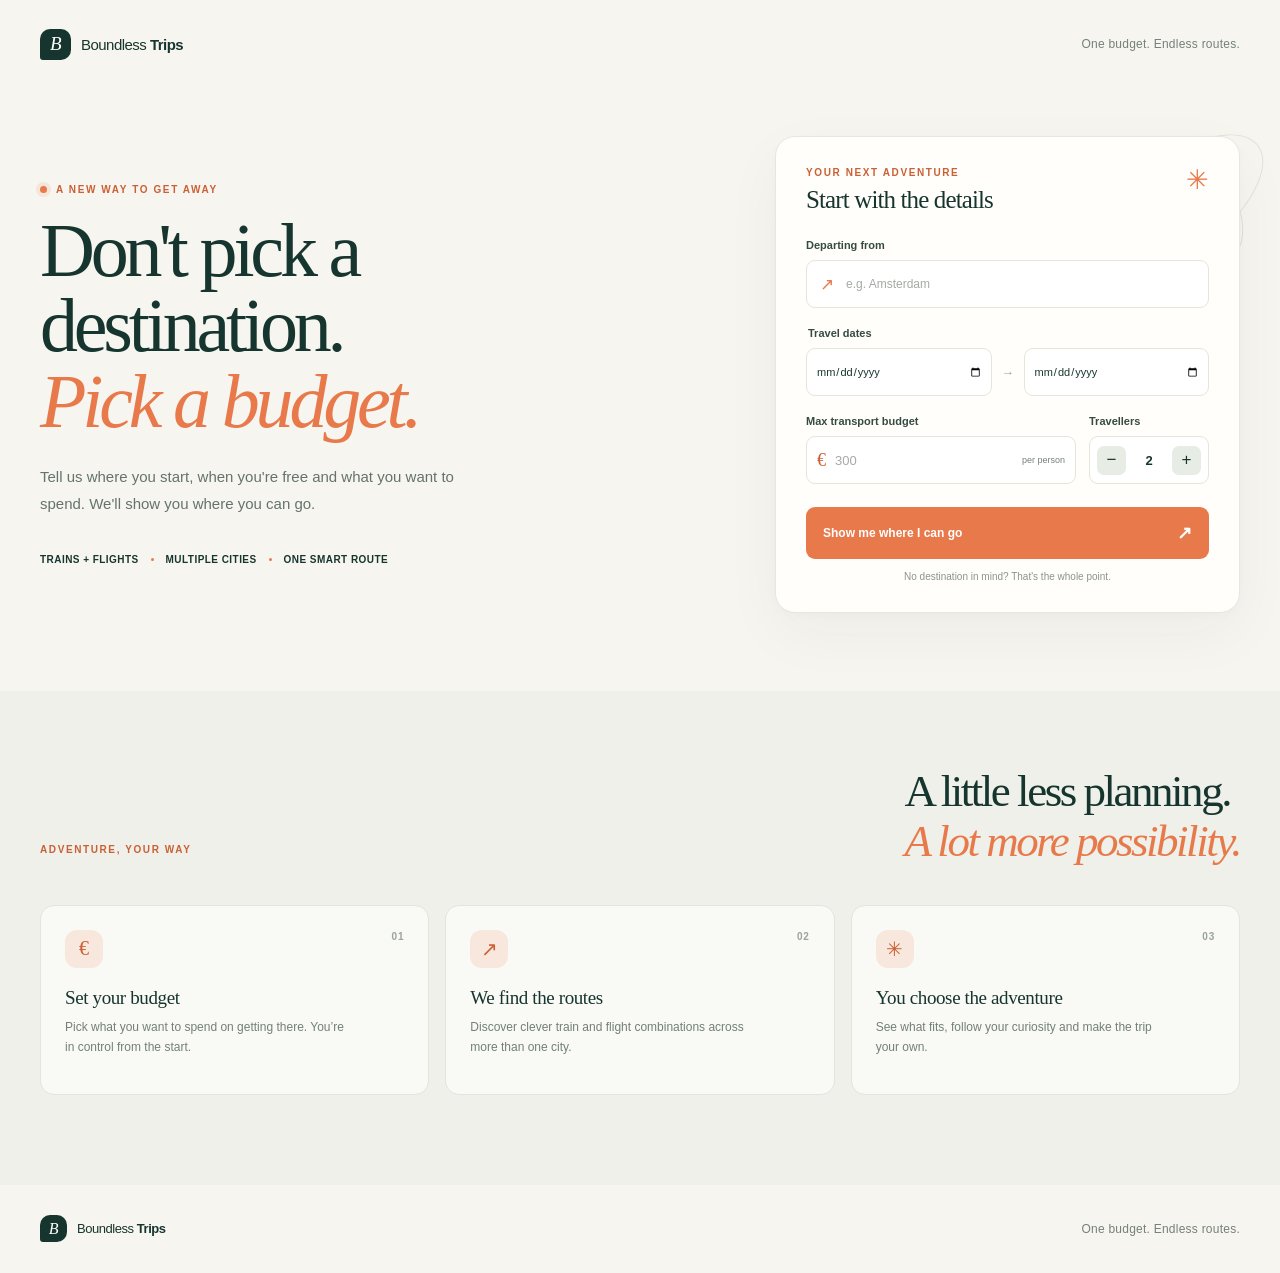
<file: index.html>
<!DOCTYPE html>
<html lang="en">
<head>
  <meta charset="UTF-8">
  <meta name="viewport" content="width=device-width, initial-scale=1.0">
  <meta
    name="description"
    content="Plan a European adventure around your budget with Boundless Trips."
  >
  <title>Boundless Trips — One budget. Endless routes.</title>
  <link rel="stylesheet" href="style.css">
  <script src="script.js" defer></script>
</head>
<body>
  <header class="site-header">
    <a class="brand" href="#" aria-label="Boundless Trips home">
      <span class="brand-mark" aria-hidden="true">B</span>
      <span>Boundless <strong>Trips</strong></span>
    </a>
    <p class="header-tagline">One budget. Endless routes.</p>
  </header>

  <main>
    <section class="hero" aria-labelledby="hero-title">
      <div class="hero-copy">
        <p class="eyebrow"><span aria-hidden="true"></span> A new way to get away</p>
        <h1 id="hero-title">Don't pick a destination.<br><span>Pick a budget.</span></h1>
        <p class="hero-description">
          Tell us where you start, when you're free and what you want to spend.
          We'll show you where you can go.
        </p>

        <div class="route-note" aria-label="Trains and flights, multiple cities, one smart route">
          <span>Trains + flights</span>
          <span class="note-divider" aria-hidden="true"></span>
          <span>Multiple cities</span>
          <span class="note-divider" aria-hidden="true"></span>
          <span>One smart route</span>
        </div>
      </div>

      <div class="search-card">
        <div class="card-heading">
          <div>
            <p class="eyebrow">Your next adventure</p>
            <h2>Start with the details</h2>
          </div>
          <span class="card-spark" aria-hidden="true">✳</span>
        </div>

        <form id="trip-search-form">
          <div class="form-field">
            <label for="departure">Departing from</label>
            <div class="input-wrap">
              <span class="field-icon" aria-hidden="true">↗</span>
              <input
                id="departure"
                name="departure"
                type="text"
                placeholder="e.g. Amsterdam"
                autocomplete="address-level2"
                required
              >
            </div>
          </div>

          <fieldset class="form-field date-field">
            <legend>Travel dates</legend>
            <div class="date-inputs">
              <div class="input-wrap">
                <label class="visually-hidden" for="date-from">Departure date</label>
                <input id="date-from" name="dateFrom" type="date" required>
              </div>
              <span class="date-arrow" aria-hidden="true">→</span>
              <div class="input-wrap">
                <label class="visually-hidden" for="date-to">Return date</label>
                <input id="date-to" name="dateTo" type="date" required>
              </div>
            </div>
          </fieldset>

          <div class="form-row">
            <div class="form-field budget-field">
              <label for="budget">Max transport budget</label>
              <div class="input-wrap budget-wrap">
                <span class="currency" aria-hidden="true">€</span>
                <input
                  id="budget"
                  name="budget"
                  type="number"
                  min="1"
                  step="1"
                  placeholder="300"
                  inputmode="numeric"
                  required
                >
                <span class="per-person">per person</span>
              </div>
            </div>

            <div class="form-field travellers-field">
              <label for="travellers">Travellers</label>
              <div class="traveller-control">
                <button
                  class="count-button"
                  id="decrease-travellers"
                  type="button"
                  aria-label="Remove one traveller"
                >−</button>
                <output id="traveller-count" for="travellers" aria-live="polite">2</output>
                <input id="travellers" name="travellers" type="hidden" value="2">
                <button
                  class="count-button"
                  id="increase-travellers"
                  type="button"
                  aria-label="Add one traveller"
                >+</button>
              </div>
            </div>
          </div>

          <button class="submit-button" type="submit">
            Show me where I can go
            <span aria-hidden="true">↗</span>
          </button>

          <p class="form-footnote">No destination in mind? That's the whole point.</p>
          <p class="form-message" id="form-message" role="status" aria-live="polite"></p>
        </form>
      </div>

      <div class="hero-decoration" aria-hidden="true">
        <span class="orbit orbit-one"></span>
        <span class="orbit orbit-two"></span>
        <span class="sun"></span>
        <span class="decoration-label">GO<br>YOUR<br>OWN WAY</span>
      </div>
    </section>

    <section class="steps-section" aria-labelledby="steps-title">
      <div class="steps-intro">
        <p class="eyebrow">Adventure, your way</p>
        <h2 id="steps-title">A little less planning.<br><span>A lot more possibility.</span></h2>
      </div>

      <div class="steps-grid">
        <article class="step-card">
          <span class="step-number">01</span>
          <span class="step-icon" aria-hidden="true">€</span>
          <h3>Set your budget</h3>
          <p>Pick what you want to spend on getting there. You’re in control from the start.</p>
        </article>

        <article class="step-card">
          <span class="step-number">02</span>
          <span class="step-icon route-icon" aria-hidden="true">↗</span>
          <h3>We find the routes</h3>
          <p>Discover clever train and flight combinations across more than one city.</p>
        </article>

        <article class="step-card">
          <span class="step-number">03</span>
          <span class="step-icon" aria-hidden="true">✳</span>
          <h3>You choose the adventure</h3>
          <p>See what fits, follow your curiosity and make the trip your own.</p>
        </article>
      </div>
    </section>
  </main>

  <footer class="site-footer">
    <a class="brand footer-brand" href="#" aria-label="Boundless Trips home">
      <span class="brand-mark" aria-hidden="true">B</span>
      <span>Boundless <strong>Trips</strong></span>
    </a>
    <p>One budget. Endless routes.</p>
  </footer>
</body>
</html>
</file>
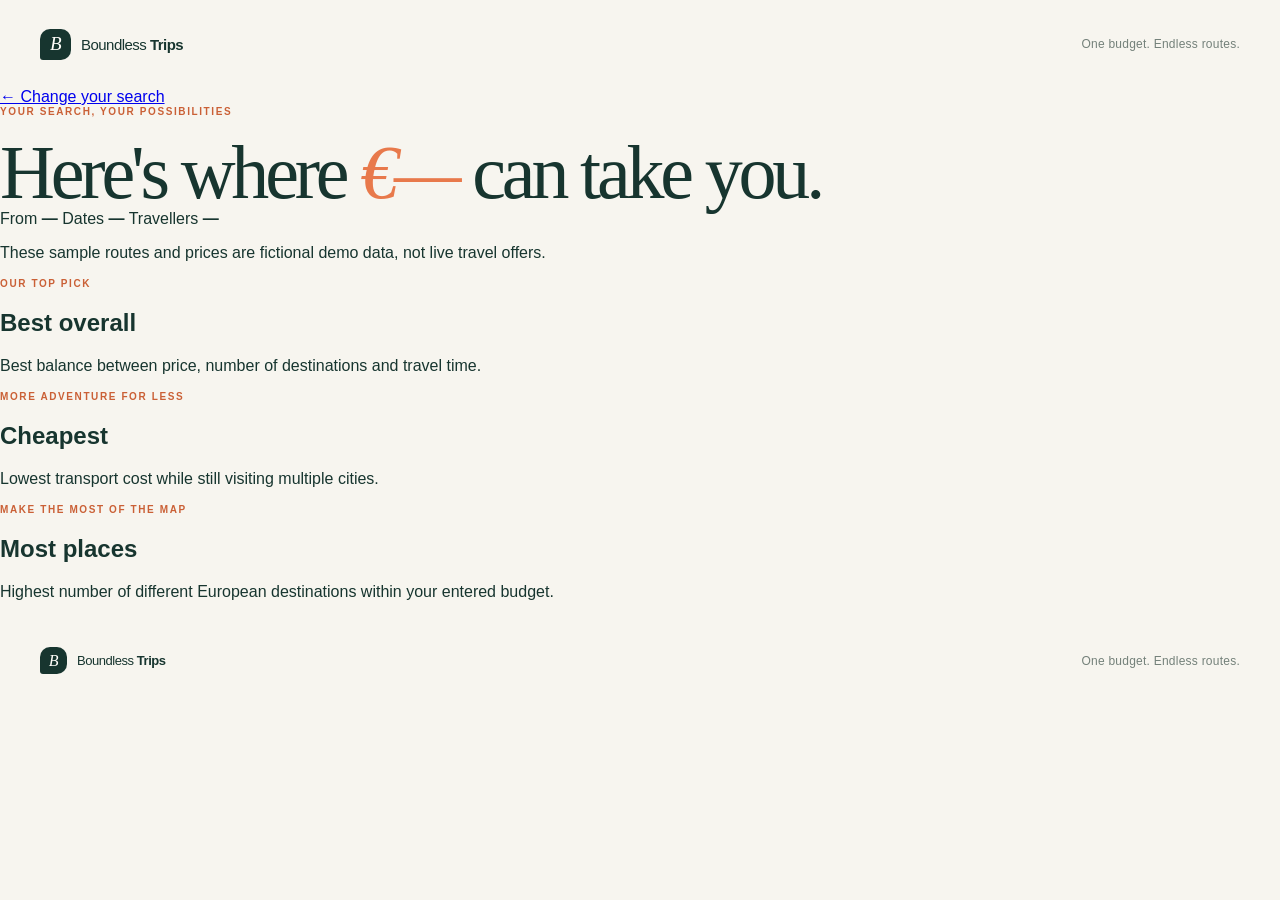
<file: results.html>
<!DOCTYPE html>
<html lang="en">
<head>
  <meta charset="UTF-8">
  <meta name="viewport" content="width=device-width, initial-scale=1.0">
  <meta
    name="description"
    content="Explore fictional Boundless Trips routes that fit your travel budget."
  >
  <title>Your routes — Boundless Trips</title>
  <link rel="stylesheet" href="style.css">
  <script src="script.js" defer></script>
</head>
<body>
  <header class="site-header">
    <a class="brand" href="index.html" aria-label="Boundless Trips home">
      <span class="brand-mark" aria-hidden="true">B</span>
      <span>Boundless <strong>Trips</strong></span>
    </a>
    <p class="header-tagline">One budget. Endless routes.</p>
  </header>

  <main class="results-main">
    <a class="back-link" href="index.html">← Change your search</a>

    <section class="results-summary" aria-labelledby="results-title">
      <p class="eyebrow">Your search, your possibilities</p>
      <h1 id="results-title">Here's where <span id="summary-budget">€—</span> can take you.</h1>
      <div class="summary-details">
        <span><span class="summary-label">From</span> <strong id="summary-departure">—</strong></span>
        <span class="summary-separator" aria-hidden="true"></span>
        <span><span class="summary-label">Dates</span> <strong id="summary-dates">—</strong></span>
        <span class="summary-separator" aria-hidden="true"></span>
        <span><span class="summary-label">Travellers</span> <strong id="summary-travellers">—</strong></span>
      </div>
      <p class="demo-disclaimer">
        These sample routes and prices are fictional demo data, not live travel offers.
      </p>
    </section>

    <div id="invalid-search" class="empty-state" hidden>
      <h2>We couldn't read your search.</h2>
      <p>Please go back and enter your departure city, dates, budget and traveller count.</p>
      <a class="submit-button empty-state-link" href="index.html">Back to search</a>
    </div>

    <div id="no-results" class="empty-state" hidden>
      <span class="empty-state-icon" aria-hidden="true">↗</span>
      <h2>We couldn't find a demo trip within this budget. Try increasing your transport budget.</h2>
      <p>These are fictional sample routes. Your search details are ready if you want to try a different budget.</p>
      <a class="submit-button empty-state-link" href="index.html">Change your budget</a>
    </div>

    <div id="results-content">
      <section class="result-category" aria-labelledby="overall-title">
        <div class="category-heading">
          <div>
            <p class="eyebrow">Our top pick</p>
            <h2 id="overall-title">Best overall</h2>
            <p>Best balance between price, number of destinations and travel time.</p>
          </div>
        </div>
        <div class="trip-grid" id="overall-trips"></div>
      </section>

      <section class="result-category" aria-labelledby="cheapest-title">
        <div class="category-heading">
          <div>
            <p class="eyebrow">More adventure for less</p>
            <h2 id="cheapest-title">Cheapest</h2>
            <p>Lowest transport cost while still visiting multiple cities.</p>
          </div>
        </div>
        <div class="trip-grid" id="cheapest-trips"></div>
      </section>

      <section class="result-category" aria-labelledby="most-places-title">
        <div class="category-heading">
          <div>
            <p class="eyebrow">Make the most of the map</p>
            <h2 id="most-places-title">Most places</h2>
            <p>Highest number of different European destinations within your entered budget.</p>
          </div>
        </div>
        <div class="trip-grid" id="most-places-trips"></div>
      </section>
    </div>
  </main>

  <footer class="site-footer">
    <a class="brand footer-brand" href="index.html" aria-label="Boundless Trips home">
      <span class="brand-mark" aria-hidden="true">B</span>
      <span>Boundless <strong>Trips</strong></span>
    </a>
    <p>One budget. Endless routes.</p>
  </footer>
</body>
</html>
</file>
<file: style.css>
:root {
  --paper: #f7f5ef;
  --white: #fffefa;
  --ink: #17352f;
  --muted: #74817a;
  --orange: #e8794b;
  --orange-dark: #ca6036;
  --line: #e6e5dc;
  --pale-green: #e7ece4;
  --serif: Georgia, "Times New Roman", serif;
  --sans: "Avenir Next", Avenir, "Segoe UI", sans-serif;
}

* {
  box-sizing: border-box;
}

html {
  scroll-behavior: smooth;
}

body {
  margin: 0;
  background: var(--paper);
  color: var(--ink);
  font-family: var(--sans);
  -webkit-font-smoothing: antialiased;
}

button,
input {
  font: inherit;
}

.site-header,
.site-footer {
  width: min(1200px, calc(100% - 64px));
  margin: 0 auto;
  display: flex;
  align-items: center;
  justify-content: space-between;
}

.site-header {
  min-height: 88px;
}

.brand {
  display: inline-flex;
  align-items: center;
  gap: 10px;
  color: var(--ink);
  font-size: 15px;
  font-weight: 500;
  letter-spacing: -0.035em;
  text-decoration: none;
}

.brand strong {
  font-weight: 750;
}

.brand-mark {
  display: grid;
  width: 31px;
  height: 31px;
  place-items: center;
  border-radius: 10px 10px 10px 3px;
  background: var(--ink);
  color: var(--white);
  font-family: var(--serif);
  font-size: 19px;
  font-style: italic;
}

.header-tagline,
.site-footer > p {
  margin: 0;
  color: var(--muted);
  font-size: 12px;
  letter-spacing: 0.02em;
}

.hero {
  position: relative;
  display: grid;
  grid-template-columns: minmax(0, 1fr) minmax(390px, 465px);
  align-items: center;
  gap: clamp(40px, 8vw, 112px);
  width: min(1200px, calc(100% - 64px));
  min-height: 600px;
  margin: 0 auto;
  padding: 48px 0 78px;
}

.hero-copy {
  position: relative;
  z-index: 1;
  max-width: 610px;
}

.eyebrow {
  margin: 0 0 18px;
  color: var(--orange-dark);
  font-size: 10px;
  font-weight: 750;
  letter-spacing: 0.16em;
  text-transform: uppercase;
}

.hero-copy .eyebrow {
  display: flex;
  align-items: center;
  gap: 9px;
}

.hero-copy .eyebrow span {
  width: 7px;
  height: 7px;
  border-radius: 50%;
  background: var(--orange);
  box-shadow: 0 0 0 4px #e8794b20;
}

h1,
.steps-intro h2 {
  margin: 0;
  font-family: var(--serif);
  font-weight: 400;
  letter-spacing: -0.055em;
}

h1 {
  font-size: clamp(48px, 6.1vw, 76px);
  line-height: 0.99;
}

h1 span,
.steps-intro h2 span {
  color: var(--orange);
  font-style: italic;
}

.hero-description {
  max-width: 440px;
  margin: 24px 0 0;
  color: #64736c;
  font-size: 15px;
  line-height: 1.8;
}

.route-note {
  display: flex;
  flex-wrap: wrap;
  align-items: center;
  gap: 12px;
  margin-top: 37px;
  color: var(--ink);
  font-size: 10px;
  font-weight: 650;
  letter-spacing: 0.045em;
  text-transform: uppercase;
}

.note-divider {
  width: 3px;
  height: 3px;
  border-radius: 50%;
  background: var(--orange);
}

.search-card {
  position: relative;
  z-index: 2;
  padding: 30px;
  border: 1px solid #e8e7de;
  border-radius: 20px;
  background: var(--white);
  box-shadow: 0 20px 60px #18352f0b, 0 3px 10px #18352f05;
}

.card-heading {
  display: flex;
  align-items: flex-start;
  justify-content: space-between;
  margin-bottom: 25px;
}

.card-heading .eyebrow {
  margin-bottom: 8px;
}

.card-heading h2 {
  margin: 0;
  font-family: var(--serif);
  font-size: 25px;
  font-weight: 400;
  letter-spacing: -0.035em;
}

.card-spark {
  color: var(--orange);
  font-size: 27px;
  line-height: 1;
}

.form-field {
  min-width: 0;
  margin: 0 0 19px;
  padding: 0;
  border: 0;
}

.form-field > label,
.form-field legend {
  display: block;
  margin-bottom: 9px;
  color: #364a43;
  font-size: 11px;
  font-weight: 700;
}

.input-wrap {
  display: flex;
  align-items: center;
  min-width: 0;
  height: 48px;
  padding: 0 13px;
  border: 1px solid var(--line);
  border-radius: 9px;
  background: #fff;
  transition: border-color 160ms ease, box-shadow 160ms ease;
}

.input-wrap:focus-within,
.traveller-control:focus-within {
  border-color: var(--orange);
  box-shadow: 0 0 0 3px #e8794b1b;
}

.input-wrap input {
  width: 100%;
  min-width: 0;
  height: 100%;
  border: 0;
  outline: 0;
  background: transparent;
  color: var(--ink);
  font-size: 12px;
}

.input-wrap input::placeholder {
  color: #a4aaa4;
}

.field-icon {
  margin-right: 10px;
  color: var(--orange);
  font-size: 17px;
}

.date-inputs {
  display: grid;
  grid-template-columns: 1fr 18px 1fr;
  align-items: center;
  gap: 7px;
}

.date-inputs .input-wrap {
  padding: 0 8px;
}

.date-inputs input {
  font-size: 11px;
}

.date-arrow {
  color: #9aa39d;
  text-align: center;
  font-size: 13px;
}

.form-row {
  display: grid;
  grid-template-columns: minmax(0, 1fr) 120px;
  gap: 13px;
}

.budget-wrap {
  gap: 7px;
  padding: 0 10px;
}

.budget-wrap .currency {
  color: var(--orange-dark);
  font-family: var(--serif);
  font-size: 18px;
}

.budget-wrap input {
  font-size: 13px;
}

.per-person {
  flex: 0 0 auto;
  color: var(--muted);
  font-size: 9px;
}

.traveller-control {
  display: flex;
  height: 48px;
  align-items: center;
  justify-content: space-between;
  padding: 0 7px;
  border: 1px solid var(--line);
  border-radius: 9px;
  background: #fff;
}

.traveller-control output {
  font-size: 13px;
  font-weight: 700;
}

.count-button {
  display: grid;
  width: 29px;
  height: 29px;
  place-items: center;
  border: 0;
  border-radius: 7px;
  background: var(--pale-green);
  color: var(--ink);
  cursor: pointer;
  font-size: 17px;
  transition: background 160ms ease;
}

.count-button:hover {
  background: #d7e1d7;
}

.count-button:focus-visible,
.submit-button:focus-visible {
  outline: 3px solid #e8794b75;
  outline-offset: 3px;
}

.submit-button {
  display: flex;
  width: 100%;
  min-height: 52px;
  align-items: center;
  justify-content: space-between;
  margin-top: 4px;
  padding: 0 17px;
  border: 0;
  border-radius: 9px;
  background: var(--orange);
  color: white;
  cursor: pointer;
  font-size: 12px;
  font-weight: 700;
  transition: background 160ms ease, transform 160ms ease;
}

.submit-button:hover {
  transform: translateY(-1px);
  background: var(--orange-dark);
}

.submit-button span {
  font-size: 18px;
}

.form-footnote {
  margin: 12px 0 0;
  color: #8a938c;
  text-align: center;
  font-size: 10px;
}

.form-message {
  display: none;
  margin: 12px 0 0;
  padding: 10px 12px;
  border-radius: 8px;
  background: #f2f4ee;
  color: var(--ink);
  font-size: 11px;
  line-height: 1.5;
}

.form-message.is-visible {
  display: block;
}

.hero-decoration {
  position: absolute;
  z-index: 0;
  top: 28px;
  right: -40px;
  width: 250px;
  height: 250px;
  pointer-events: none;
}

.sun {
  position: absolute;
  top: 38px;
  right: 60px;
  width: 58px;
  height: 58px;
  border-radius: 50%;
  background: #e8794b1b;
}

.orbit {
  position: absolute;
  top: 45px;
  right: 0;
  width: 215px;
  height: 98px;
  border: 1px solid #dfe3d9;
  border-radius: 50%;
  transform: rotate(-37deg);
}

.orbit-two {
  top: 31px;
  right: 28px;
  width: 170px;
  height: 118px;
  transform: rotate(38deg);
}

.decoration-label {
  position: absolute;
  top: 72px;
  right: 76px;
  color: #829087;
  font-size: 8px;
  font-weight: 700;
  letter-spacing: 0.16em;
  line-height: 1.5;
}

.steps-section {
  padding: 75px max(32px, calc((100% - 1200px) / 2)) 90px;
  background: #eef0e9;
}

.steps-intro {
  display: flex;
  align-items: flex-end;
  justify-content: space-between;
  gap: 30px;
  margin-bottom: 38px;
}

.steps-intro .eyebrow {
  margin-bottom: 12px;
}

.steps-intro h2 {
  font-size: clamp(32px, 4vw, 45px);
  line-height: 1.12;
}

.steps-grid {
  display: grid;
  grid-template-columns: repeat(3, 1fr);
  gap: 16px;
}

.step-card {
  position: relative;
  min-height: 190px;
  padding: 24px;
  border: 1px solid #e2e5dc;
  border-radius: 14px;
  background: #f9f9f5;
}

.step-number {
  position: absolute;
  top: 25px;
  right: 24px;
  color: #9aa49a;
  font-size: 10px;
  font-weight: 700;
  letter-spacing: 0.08em;
}

.step-icon {
  display: grid;
  width: 38px;
  height: 38px;
  place-items: center;
  border-radius: 12px;
  background: #f7e7dc;
  color: var(--orange-dark);
  font-family: var(--serif);
  font-size: 20px;
}

.route-icon {
  font-family: var(--sans);
}

.step-card h3 {
  margin: 19px 0 8px;
  font-family: var(--serif);
  font-size: 19px;
  font-weight: 400;
  letter-spacing: -0.02em;
}

.step-card p {
  max-width: 290px;
  margin: 0;
  color: #728078;
  font-size: 12px;
  line-height: 1.7;
}

.site-footer {
  min-height: 88px;
}

.footer-brand {
  font-size: 13px;
}

.footer-brand .brand-mark {
  width: 27px;
  height: 27px;
  font-size: 16px;
}

.visually-hidden {
  position: absolute;
  width: 1px;
  height: 1px;
  padding: 0;
  overflow: hidden;
  clip: rect(0, 0, 0, 0);
  white-space: nowrap;
  border: 0;
}

@media (max-width: 900px) {
  .hero {
    grid-template-columns: minmax(0, 1fr) minmax(340px, 420px);
    gap: 35px;
  }

  .hero-decoration {
    right: -70px;
    opacity: 0.65;
  }

  .search-card {
    padding: 25px;
  }
}

@media (max-width: 720px) {
  .site-header,
  .site-footer,
  .hero {
    width: min(100% - 40px, 520px);
  }

  .site-header {
    min-height: 72px;
  }

  .hero {
    display: flex;
    min-height: auto;
    flex-direction: column;
    align-items: stretch;
    gap: 32px;
    padding: 52px 0 58px;
  }

  .hero-copy {
    max-width: 520px;
  }

  h1 {
    font-size: clamp(46px, 11vw, 66px);
  }

  .hero-description {
    max-width: 400px;
    font-size: 14px;
  }

  .route-note {
    gap: 9px;
    margin-top: 25px;
    font-size: 9px;
  }

  .search-card {
    width: 100%;
  }

  .hero-decoration {
    top: 0;
    right: -65px;
    transform: scale(0.75);
    transform-origin: top right;
    opacity: 0.42;
  }

  .steps-section {
    padding: 58px 20px 65px;
  }

  .steps-intro {
    display: block;
    margin-bottom: 27px;
  }

  .steps-intro h2 {
    font-size: 38px;
  }

  .steps-grid {
    grid-template-columns: 1fr;
    gap: 12px;
  }

  .step-card {
    min-height: 160px;
  }
}

@media (max-width: 420px) {
  .header-tagline {
    font-size: 10px;
  }

  .brand {
    gap: 7px;
    font-size: 13px;
  }

  .brand-mark {
    width: 28px;
    height: 28px;
  }

  .search-card {
    padding: 21px 17px;
  }

  .form-row {
    grid-template-columns: minmax(0, 1fr) 108px;
    gap: 9px;
  }

  .per-person {
    font-size: 8px;
  }

  .date-inputs {
    gap: 4px;
  }

  .date-inputs .input-wrap {
    padding: 0 5px;
  }

  .date-inputs input {
    font-size: 10px;
  }
}
</file>
